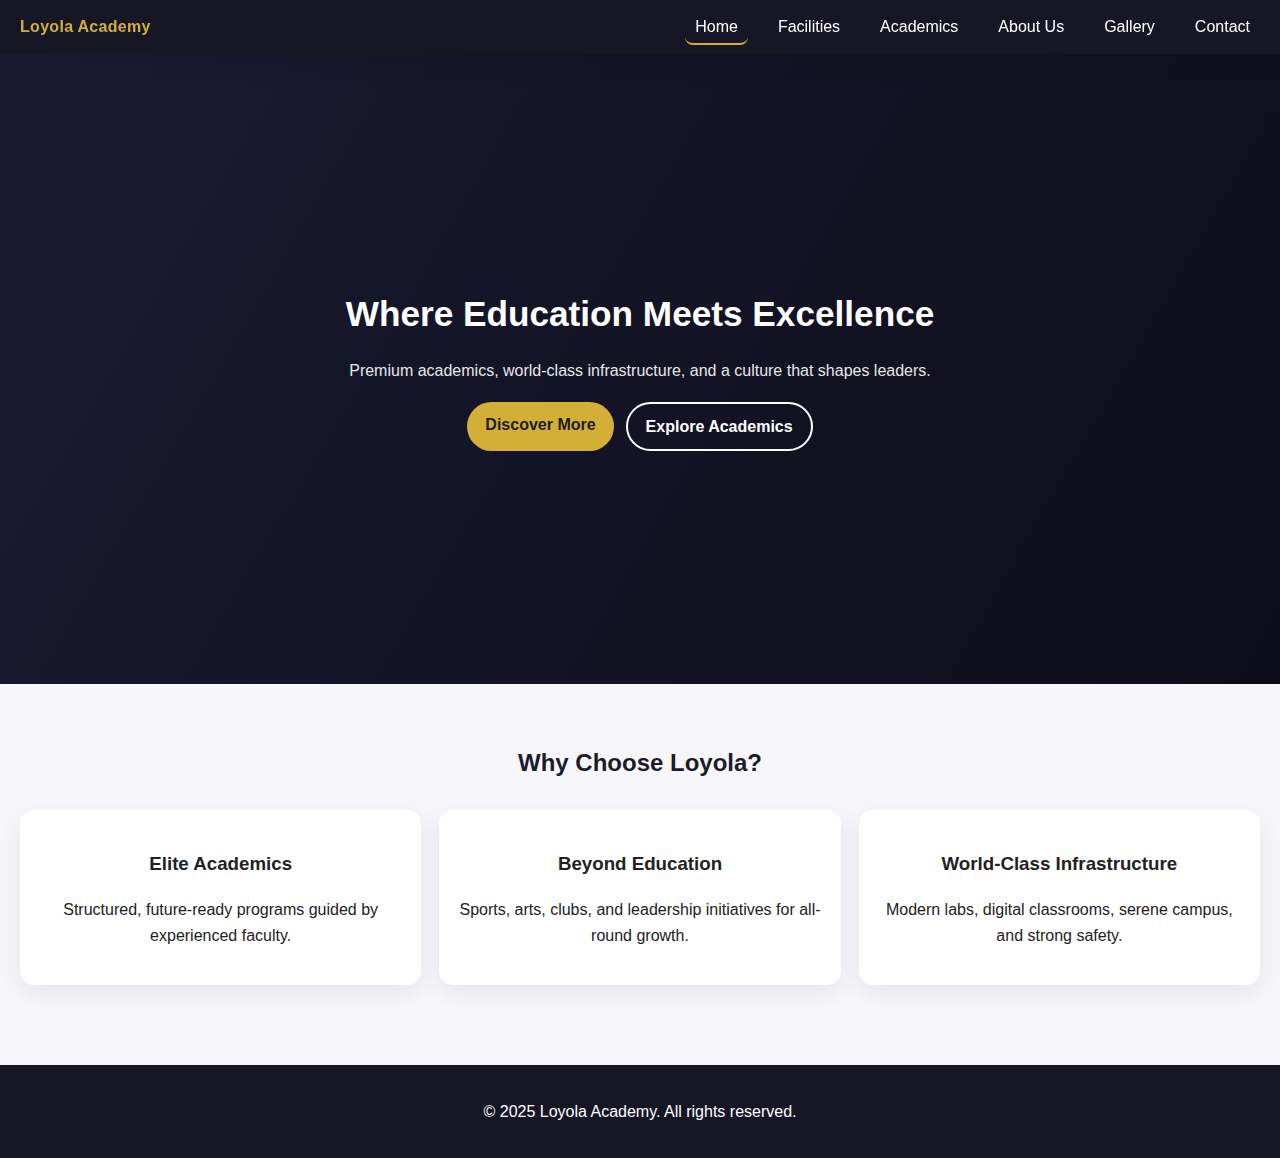
<file: index.html>
<!DOCTYPE html>
<html lang="en">
<head>
  <meta charset="UTF-8" />
  <meta name="viewport" content="width=device-width, initial-scale=1.0"/>
  <title>Loyola Academy — Home</title>
  <link rel="stylesheet" href="style.css"/>
  <script src="script.js" defer></script>
</head>
<body>
  <!-- Navbar -->
  <header class="navbar">
    <div class="logo">Loyola Academy</div>
    <nav aria-label="Main Navigation">
      <ul class="nav-links" id="navLinks">
        <li><a href="index.html" class="active">Home</a></li>
        <li><a href="facilities.html">Facilities</a></li>
        <li><a href="academics.html">Academics</a></li>
        <li><a href="about.html">About Us</a></li>
        <li><a href="gallery.html">Gallery</a></li>
        <li><a href="contact.html">Contact</a></li>
      </ul>
      <button class="menu-toggle" aria-label="Toggle menu" onclick="toggleMenu()">☰</button>
    </nav>
  </header>

  <!-- Hero -->
  <section class="hero-section" role="banner">
    <div class="hero-content reveal">
      <h1>Where Education Meets Excellence</h1>
      <p>Premium academics, world-class infrastructure, and a culture that shapes leaders.</p>
      <div class="hero-actions">
        <a class="btn" href="about.html">Discover More</a>
        <a class="btn outline" href="academics.html">Explore Academics</a>
      </div>
    </div>
  </section>

  <!-- Highlights -->
  <section class="section">
    <h2 class="section-title reveal">Why Choose Loyola?</h2>
    <div class="card-grid">
      <article class="info-card reveal">
        <center><h3>Elite Academics</h3>
        <p>Structured, future-ready programs guided by experienced faculty.</p></center>
      </article>
      <article class="info-card reveal">
        <center><h3>Beyond Education</h3>
        <p>Sports, arts, clubs, and leadership initiatives for all-round growth.</p></center>
      </article>
      <article class="info-card reveal">
        <center><h3>World-Class Infrastructure</h3>
        <p>Modern labs, digital classrooms, serene campus, and strong safety.</p></center>
      </article>
    </div>
  </section>

  <footer class="site-footer">
    <p>© 2025 Loyola Academy. All rights reserved.</p>
  </footer>
</body>
</html>
</file>
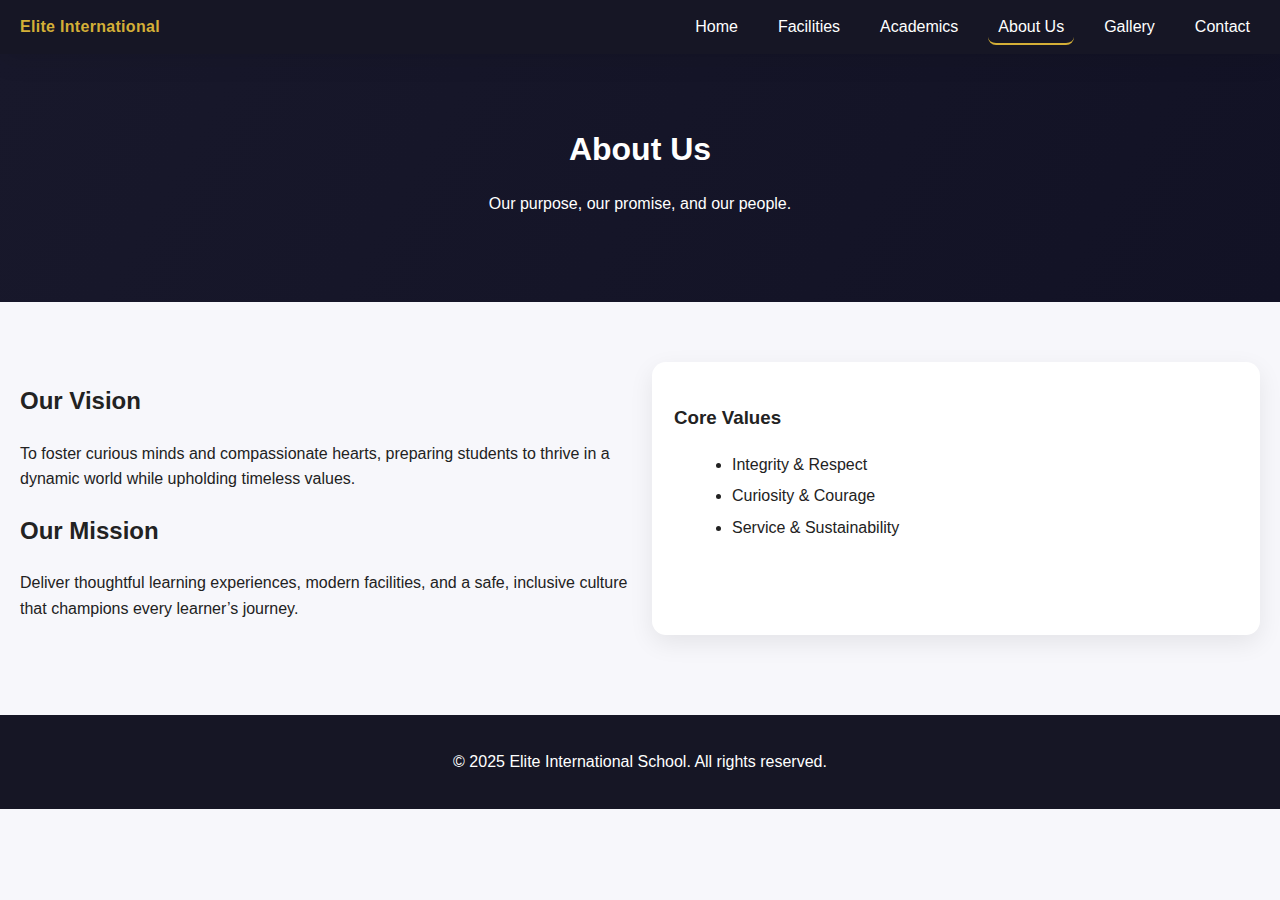
<file: about.html>
<!DOCTYPE html>
<html lang="en">
<head>
  <meta charset="UTF-8"/>
  <meta name="viewport" content="width=device-width, initial-scale=1.0"/>
  <title>About Us — Elite International School</title>
  <link rel="stylesheet" href="style.css"/>
  <script src="script.js" defer></script>
</head>
<body>
  <header class="navbar">
    <div class="logo">Elite International</div>
    <nav aria-label="Main Navigation">
      <ul class="nav-links" id="navLinks">
        <li><a href="index.html">Home</a></li>
        <li><a href="facilities.html">Facilities</a></li>
        <li><a href="academics.html">Academics</a></li>
        <li><a class="active" href="about.html">About Us</a></li>
        <li><a href="gallery.html">Gallery</a></li>
        <li><a href="contact.html">Contact</a></li>
      </ul>
      <button class="menu-toggle" aria-label="Toggle menu" onclick="toggleMenu()">☰</button>
    </nav>
  </header>

  <section class="page-hero">
    <div class="page-hero-content reveal">
      <h1>About Us</h1>
      <p>Our purpose, our promise, and our people.</p>
    </div>
  </section>

  <section class="section">
    <div class="split-grid">
      <div class="split-text reveal">
        <h2>Our Vision</h2>
        <p>To foster curious minds and compassionate hearts, preparing students to
        thrive in a dynamic world while upholding timeless values.</p>
        <h2>Our Mission</h2>
        <p>Deliver thoughtful learning experiences, modern facilities, and a safe,
        inclusive culture that champions every learner’s journey.</p>
      </div>
      <div class="split-panel card-panel reveal">
        <h3>Core Values</h3>
        <ul class="bullet-list">
          <li>Integrity & Respect</li>
          <li>Curiosity & Courage</li>
          <li>Service & Sustainability</li>
        </ul>
      </div>
    </div>
  </section>

  <footer class="site-footer">
    <p>© 2025 Elite International School. All rights reserved.</p>
  </footer>
</body>
</html>
</file>
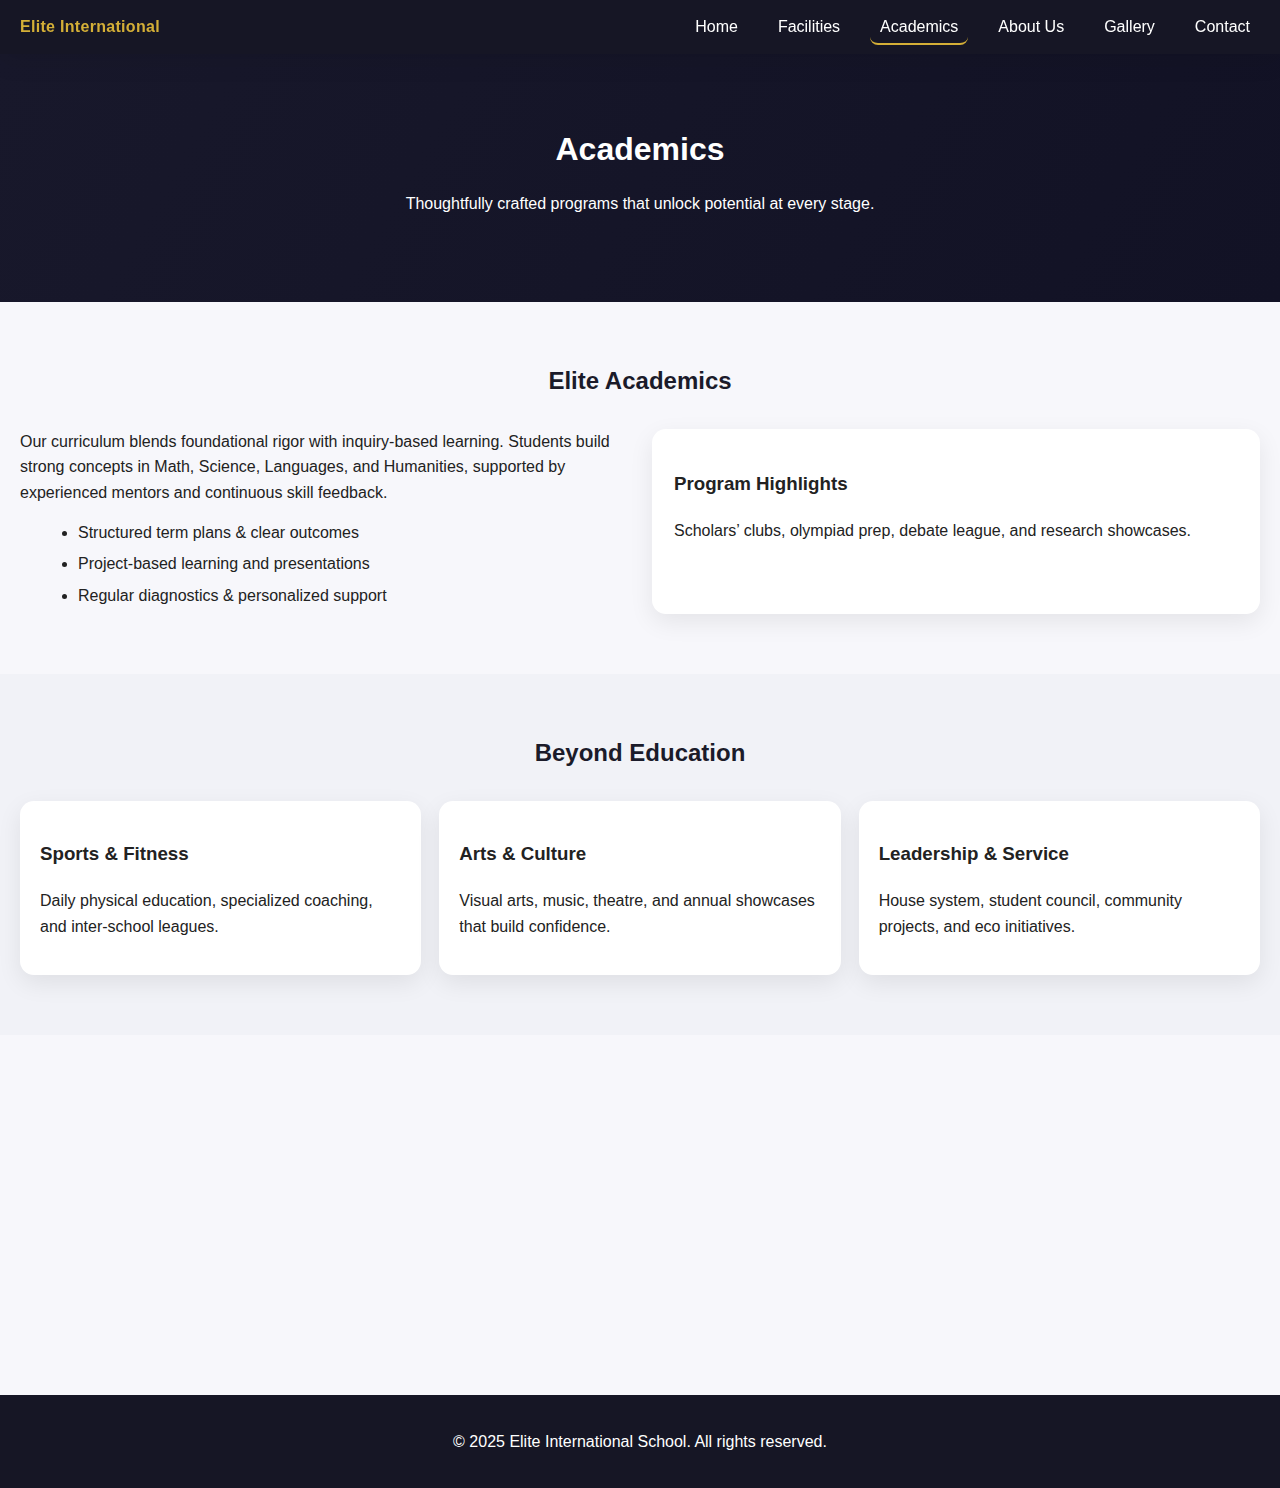
<file: academics.html>
<!DOCTYPE html>
<html lang="en">
<head>
  <meta charset="UTF-8"/>
  <meta name="viewport" content="width=device-width, initial-scale=1.0"/>
  <title>Academics — Elite International School</title>
  <link rel="stylesheet" href="style.css"/>
  <script src="script.js" defer></script>
</head>
<body>
  <header class="navbar">
    <div class="logo">Elite International</div>
    <nav aria-label="Main Navigation">
      <ul class="nav-links" id="navLinks">
        <li><a href="index.html">Home</a></li>
        <li><a href="facilities.html">Facilities</a></li>
        <li><a class="active" href="academics.html">Academics</a></li>
        <li><a href="about.html">About Us</a></li>
        <li><a href="gallery.html">Gallery</a></li>
        <li><a href="contact.html">Contact</a></li>
      </ul>
      <button class="menu-toggle" aria-label="Toggle menu" onclick="toggleMenu()">☰</button>
    </nav>
  </header>

  <section class="page-hero">
    <div class="page-hero-content reveal">
      <h1>Academics</h1>
      <p>Thoughtfully crafted programs that unlock potential at every stage.</p>
    </div>
  </section>

  <section class="section">
    <h2 class="section-title reveal">Elite Academics</h2>
    <div class="split-grid">
      <div class="split-text reveal">
        <p>Our curriculum blends foundational rigor with inquiry-based learning.
        Students build strong concepts in Math, Science, Languages, and Humanities,
        supported by experienced mentors and continuous skill feedback.</p>
        <ul class="bullet-list">
          <li>Structured term plans & clear outcomes</li>
          <li>Project-based learning and presentations</li>
          <li>Regular diagnostics & personalized support</li>
        </ul>
      </div>
      <div class="split-panel card-panel reveal">
        <h3>Program Highlights</h3>
        <p>Scholars’ clubs, olympiad prep, debate league, and research showcases.</p>
      </div>
    </div>
  </section>

  <section class="section soft-bg">
    <h2 class="section-title reveal">Beyond Education</h2>
    <div class="card-grid">
      <article class="info-card reveal">
        <h3>Sports & Fitness</h3>
        <p>Daily physical education, specialized coaching, and inter-school leagues.</p>
      </article>
      <article class="info-card reveal">
        <h3>Arts & Culture</h3>
        <p>Visual arts, music, theatre, and annual showcases that build confidence.</p>
      </article>
      <article class="info-card reveal">
        <h3>Leadership & Service</h3>
        <p>House system, student council, community projects, and eco initiatives.</p>
      </article>
    </div>
  </section>

  <section class="section">
    <h2 class="section-title reveal">World-Class Infrastructure</h2>
    <div class="split-grid">
      <div class="split-panel card-panel reveal">
        <h3>Campus Environment</h3>
        <p>Green, secure, and student-friendly spaces with access control and CCTV.</p>
      </div>
      <div class="split-text reveal">
        <ul class="bullet-list">
          <li>STEM & Maker Labs for rapid prototyping</li>
          <li>Media studios for podcasts & film projects</li>
          <li>Digital classroom ecosystem with LMS support</li>
        </ul>
      </div>
    </div>
  </section>

  <footer class="site-footer">
    <p>© 2025 Elite International School. All rights reserved.</p>
  </footer>
</body>
</html>
</file>
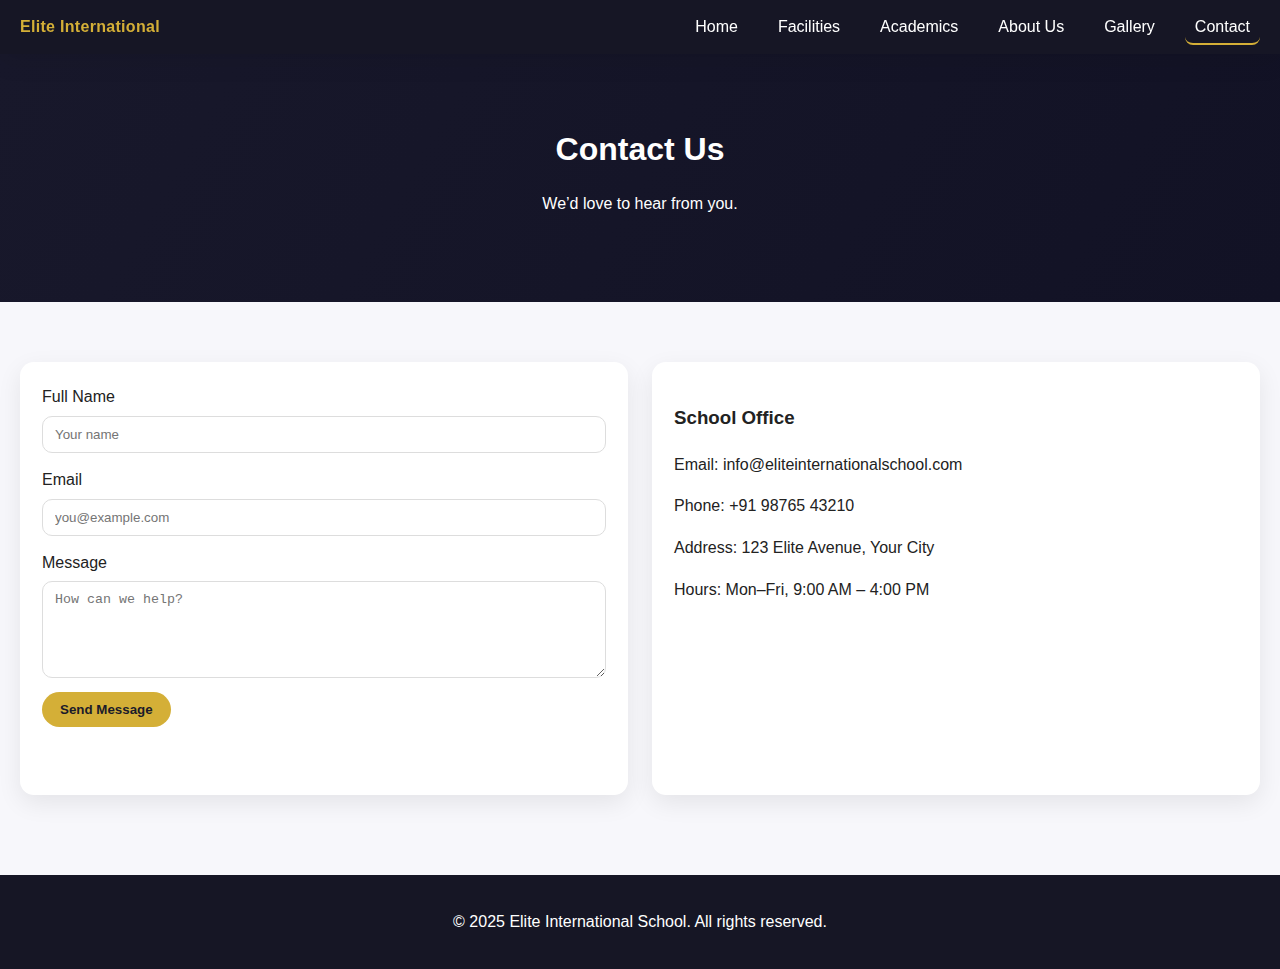
<file: contact.html>
<!DOCTYPE html>
<html lang="en">
<head>
  <meta charset="UTF-8"/>
  <meta name="viewport" content="width=device-width, initial-scale=1.0"/>
  <title>Contact — Elite International School</title>
  <link rel="stylesheet" href="style.css"/>
  <script src="script.js" defer></script>
</head>
<body>
  <header class="navbar">
    <div class="logo">Elite International</div>
    <nav aria-label="Main Navigation">
      <ul class="nav-links" id="navLinks">
        <li><a href="index.html">Home</a></li>
        <li><a href="facilities.html">Facilities</a></li>
        <li><a href="academics.html">Academics</a></li>
        <li><a href="about.html">About Us</a></li>
        <li><a href="gallery.html">Gallery</a></li>
        <li><a class="active" href="contact.html">Contact</a></li>
      </ul>
      <button class="menu-toggle" aria-label="Toggle menu" onclick="toggleMenu()">☰</button>
    </nav>
  </header>

  <section class="page-hero">
    <div class="page-hero-content reveal">
      <h1>Contact Us</h1>
      <p>We’d love to hear from you.</p>
    </div>
  </section>

  <section class="section">
    <div class="split-grid">
      <form class="contact-form reveal" onsubmit="return validateContactForm()">
        <div class="form-field">
          <label for="fullName">Full Name</label>
          <input id="fullName" name="fullName" type="text" placeholder="Your name"/>
        </div>
        <div class="form-field">
          <label for="email">Email</label>
          <input id="email" name="email" type="email" placeholder="you@example.com"/>
        </div>
        <div class="form-field">
          <label for="message">Message</label>
          <textarea id="message" name="message" rows="5" placeholder="How can we help?"></textarea>
        </div>
        <button class="btn" type="submit">Send Message</button>
        <p class="form-note" id="formNote" role="status" aria-live="polite"></p>
      </form>

      <div class="card-panel reveal">
        <h3>School Office</h3>
        <p>Email: info@eliteinternationalschool.com</p>
        <p>Phone: +91 98765 43210</p>
        <p>Address: 123 Elite Avenue, Your City</p>
        <p>Hours: Mon–Fri, 9:00 AM – 4:00 PM</p>
      </div>
    </div>
  </section>

  <footer class="site-footer">
    <p>© 2025 Elite International School. All rights reserved.</p>
  </footer>
</body>
</html>
</file>
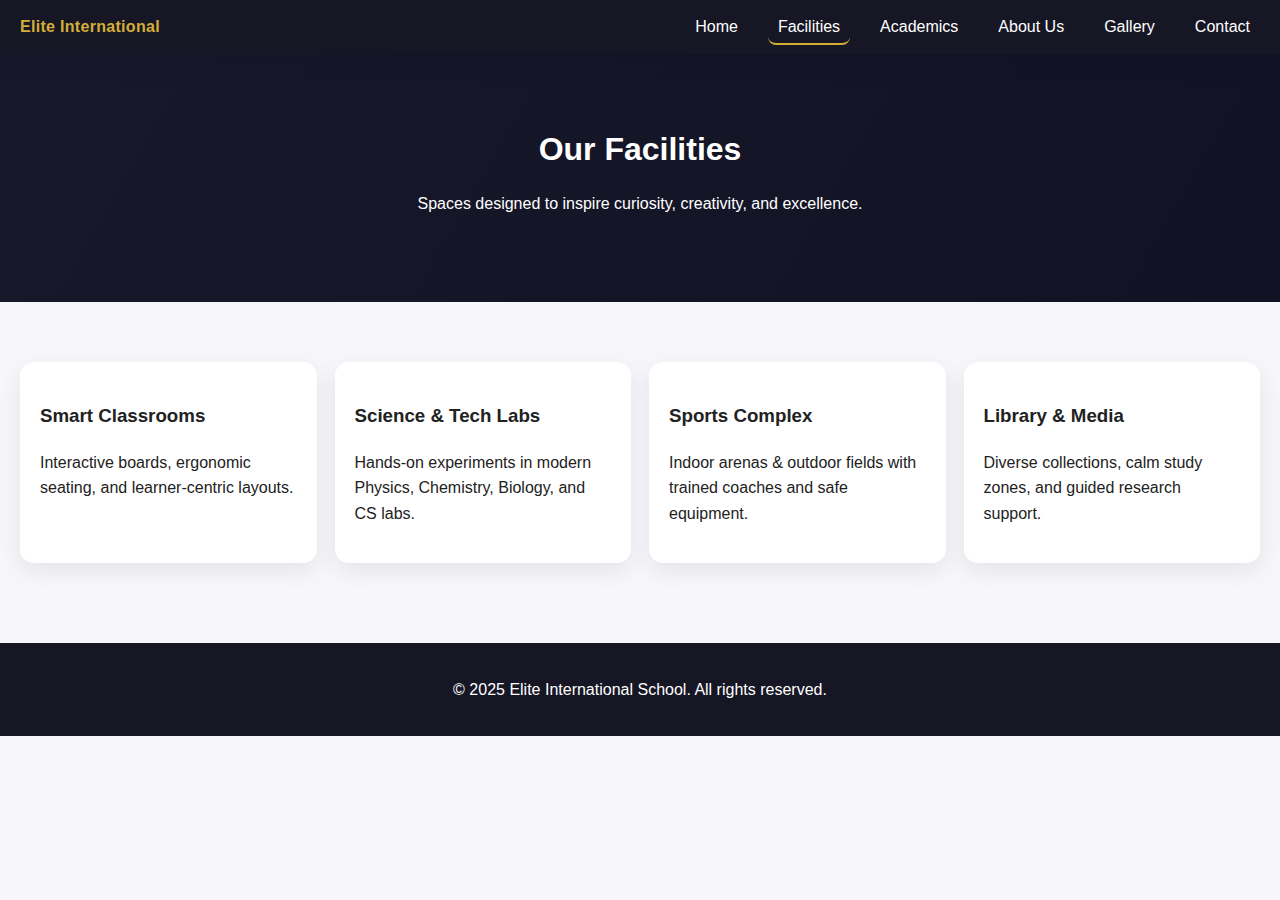
<file: facilities.html>
<!DOCTYPE html>
<html lang="en">
<head>
  <meta charset="UTF-8"/>
  <meta name="viewport" content="width=device-width, initial-scale=1.0"/>
  <title>Facilities — Elite International School</title>
  <link rel="stylesheet" href="style.css"/>
  <script src="script.js" defer></script>
</head>
<body>
  <header class="navbar">
    <div class="logo">Elite International</div>
    <nav aria-label="Main Navigation">
      <ul class="nav-links" id="navLinks">
        <li><a href="index.html">Home</a></li>
        <li><a class="active" href="facilities.html">Facilities</a></li>
        <li><a href="academics.html">Academics</a></li>
        <li><a href="about.html">About Us</a></li>
        <li><a href="gallery.html">Gallery</a></li>
        <li><a href="contact.html">Contact</a></li>
      </ul>
      <button class="menu-toggle" aria-label="Toggle menu" onclick="toggleMenu()">☰</button>
    </nav>
  </header>

  <section class="page-hero">
    <div class="page-hero-content reveal">
      <h1>Our Facilities</h1>
      <p>Spaces designed to inspire curiosity, creativity, and excellence.</p>
    </div>
  </section>

  <section class="section">
    <div class="card-grid">
      <article class="info-card reveal">
        <h3>Smart Classrooms</h3>
        <p>Interactive boards, ergonomic seating, and learner-centric layouts.</p>
      </article>
      <article class="info-card reveal">
        <h3>Science & Tech Labs</h3>
        <p>Hands-on experiments in modern Physics, Chemistry, Biology, and CS labs.</p>
      </article>
      <article class="info-card reveal">
        <h3>Sports Complex</h3>
        <p>Indoor arenas & outdoor fields with trained coaches and safe equipment.</p>
      </article>
      <article class="info-card reveal">
        <h3>Library & Media</h3>
        <p>Diverse collections, calm study zones, and guided research support.</p>
      </article>
    </div>
  </section>

  <footer class="site-footer">
    <p>© 2025 Elite International School. All rights reserved.</p>
  </footer>
</body>
</html>
</file>
<file: style.css>
/* ===== Base ===== */
* { box-sizing: border-box; }
html, body { margin: 0; padding: 0; }
body {
  font-family: Arial, Helvetica, sans-serif;
  background: #f7f7fb;
  color: #222;
  line-height: 1.6;
}

/* Palette */
:root{
  --ink:#161625;
  --gold:#d4af37;
  --gold-weak:#e7c867;
  --paper:#ffffff;
  --soft:#f1f2f7;
  --ink-weak:#2c2c44;
  --shadow: 0 8px 24px rgba(0,0,0,0.08);
}

/* ===== Navbar ===== */
.navbar{
  position: sticky; top:0; z-index:1000;
  display:flex; align-items:center; justify-content:space-between;
  background: var(--ink);
  color:#fff; padding: 14px 20px;
  box-shadow: var(--shadow);
}
.logo{ font-weight:700; letter-spacing:.3px; color: var(--gold); }

.nav-links{
  list-style:none; display:flex; gap:20px; margin:0; padding:0;
}
.nav-links a{
  color:#fff; text-decoration:none; padding:8px 10px; border-radius:8px;
  transition: .25s ease;
}
.nav-links a:hover{ background: rgba(255,255,255,.1); }
.nav-links a.active{ border-bottom: 2px solid var(--gold); }

.menu-toggle{
  display:none; background:transparent; border:0; color:#fff; font-size:1.6rem; cursor:pointer;
}

/* ===== Hero ===== */
.hero-section{
  min-height: 70vh;
  display:flex; align-items:center; justify-content:center;
  padding: 60px 20px;
  background: linear-gradient(120deg, #1a1a32, #0d0d1a);
  color:#fff; text-align:center;
}
.hero-content h1{ font-size: 2.2rem; margin: 0 0 12px; }
.hero-content p{ opacity:.9; margin-bottom:18px; }
.hero-actions{ display:flex; justify-content:center; gap:12px; flex-wrap:wrap; }

.btn{
  display:inline-block; border:0; cursor:pointer;
  padding:10px 18px; border-radius:28px; font-weight:700;
  background: var(--gold); color:#1b1b2a;
  text-decoration:none; transition: .25s ease;
}
.btn:hover{ background: var(--gold-weak); }
.btn.outline{
  background: transparent; color:#fff; border:2px solid #fff;
}
.btn.outline:hover{ background:#fff; color:#1b1b2a; }

/* ===== Sections ===== */
.section{ padding: 60px 20px; }
.section-title{ text-align:center; color:#1b1b2a; margin:0 0 28px; }

/* Cards & Grids */
.card-grid{
  display:grid; gap:18px;
  grid-template-columns: repeat(auto-fit, minmax(260px, 1fr));
}
.info-card{
  background: var(--paper); padding: 20px; border-radius:14px;
  box-shadow: var(--shadow); transition: transform .25s ease;
}
.info-card:hover{ transform: translateY(-6px); }

.split-grid{
  display:grid; gap:24px; align-items:stretch;
  grid-template-columns: repeat(auto-fit, minmax(280px, 1fr));
}
.split-text p{ margin:0 0 14px; }
.bullet-list{ margin: 8px 0 0 18px; }
.bullet-list li{ margin: 6px 0; }

.card-panel{
  background: var(--paper); padding: 22px; border-radius:14px; box-shadow: var(--shadow);
}

/* Soft Section Background */
.soft-bg{ background: var(--soft); }

/* Page Hero (inner pages) */
.page-hero{
  background: linear-gradient(120deg, #18182b, #121225);
  color:#fff; padding: 70px 20px; text-align:center;
}
.page-hero h1{ margin:0 0 8px; }

/* Gallery */
.gallery-grid{
  display:grid; gap:12px;
  grid-template-columns: repeat(auto-fit, minmax(220px, 1fr));
}
.gallery-grid img{
  width:100%; height:220px; object-fit:cover;
  border-radius:12px; box-shadow: var(--shadow);
  transition: transform .25s ease;
}
.gallery-grid img:hover{ transform: scale(1.03); }

/* Forms */
.contact-form{
  background: var(--paper); padding: 22px; border-radius:14px; box-shadow: var(--shadow);
}
.form-field{ display:flex; flex-direction:column; gap:6px; margin-bottom:14px; }
.form-field input, .form-field textarea{
  padding: 10px 12px; border:1px solid #ddd; border-radius:10px; outline:none;
}
.form-field input:focus, .form-field textarea:focus{
  border-color: var(--gold);
}
.form-note{ margin-top:10px; min-height: 20px; }

/* Footer */
.site-footer{
  background: var(--ink); color:#fff; text-align:center; padding: 18px 12px; margin-top: 20px;
}

/* Reveal on scroll */
.reveal{ opacity:0; transform: translateY(12px); transition: .5s ease; }
.reveal.show{ opacity:1; transform: translateY(0); }

/* ===== Responsive ===== */
@media (max-width: 820px){
  .menu-toggle{ display:block; }
  .nav-links{
    position:absolute; right:16px; top:60px;
    background: var(--ink); border-radius:12px;
    padding: 12px; gap:10px; flex-direction:column; display:none;
    box-shadow: var(--shadow);
  }
  .nav-links.show{ display:flex; }
}
</file>
